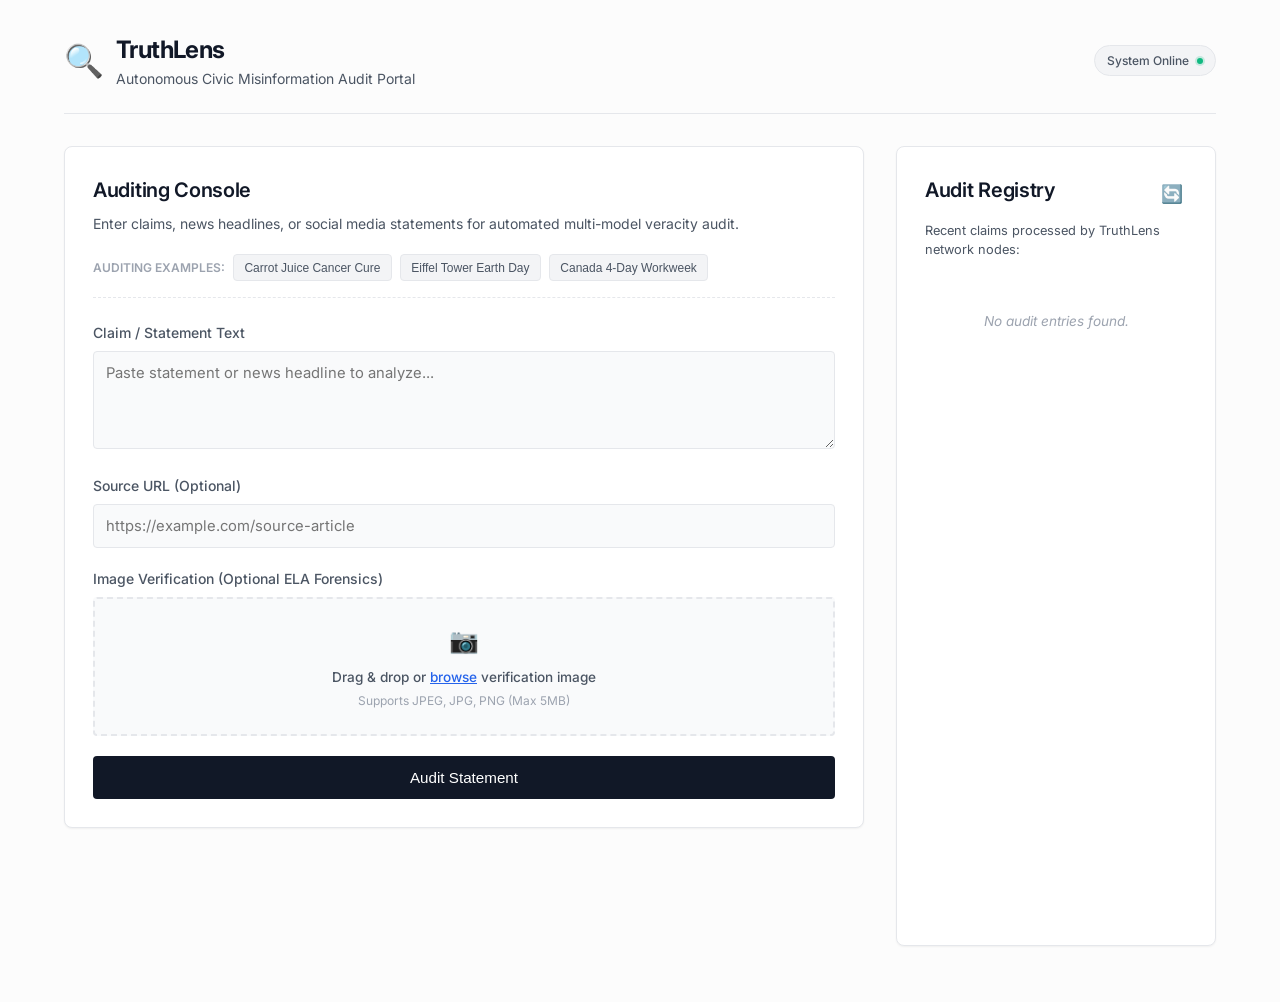
<file: frontend/index.html>
<!DOCTYPE html>
<html lang="en">
<head>
    <meta charset="UTF-8">
    <meta name="viewport" content="width=device-width, initial-scale=1.0">
    <title>TruthLens — AI Civic Misinformation Detector</title>
    <!-- Google Fonts Inter -->
    <link rel="preconnect" href="https://fonts.googleapis.com">
    <link rel="preconnect" href="https://fonts.gstatic.com" crossorigin>
    <link href="https://fonts.googleapis.com/css2?family=Inter:wght@300;400;500;600;700&display=swap" rel="stylesheet">
    <link rel="stylesheet" href="style.css">
</head>
<body>
    <div class="app-container">
        <!-- Main Header -->
        <header class="app-header">
            <div class="header-logo">
                <span class="logo-icon">🔍</span>
                <div class="logo-text">
                    <h1>TruthLens</h1>
                    <p class="tagline">Autonomous Civic Misinformation Audit Portal</p>
                </div>
            </div>
            <div class="header-badge">
                <span class="badge-status">System Online</span>
                <span class="status-dot"></span>
            </div>
        </header>

        <!-- Main Layout -->
        <main class="main-layout">
            <div class="analysis-section">
                <!-- Inputs Card -->
                <div class="card input-card">
                    <h2>Auditing Console</h2>
                    <p class="card-desc">Enter claims, news headlines, or social media statements for automated multi-model veracity audit.</p>
                    
                    <!-- Prefill Demo Buttons -->
                    <div class="demo-buttons">
                        <span class="demo-label">Auditing Examples:</span>
                        <button type="button" class="btn btn-demo" id="demo-carrot">Carrot Juice Cancer Cure</button>
                        <button type="button" class="btn btn-demo" id="demo-eiffel">Eiffel Tower Earth Day</button>
                        <button type="button" class="btn btn-demo" id="demo-workweek">Canada 4-Day Workweek</button>
                    </div>

                    <form id="analyze-form">
                        <div class="form-group">
                            <label for="claim-text">Claim / Statement Text</label>
                            <textarea id="claim-text" placeholder="Paste statement or news headline to analyze..." required rows="4"></textarea>
                        </div>
                        <div class="form-group">
                            <label for="claim-url">Source URL (Optional)</label>
                            <input type="url" id="claim-url" placeholder="https://example.com/source-article">
                        </div>

                        <!-- Image Forensics Upload Area -->
                        <div class="form-group">
                            <label>Image Verification (Optional ELA Forensics)</label>
                            <div class="upload-dropzone" id="dropzone">
                                <input type="file" id="image-upload" accept="image/jpeg,image/png,image/jpg" class="file-input">
                                <div class="dropzone-content">
                                    <span class="dropzone-icon">📷</span>
                                    <span class="dropzone-text">Drag & drop or <span class="highlight">browse</span> verification image</span>
                                    <span class="dropzone-subtext">Supports JPEG, JPG, PNG (Max 5MB)</span>
                                </div>
                                <div class="file-info-bar" id="file-info-bar" style="display: none;">
                                    <span class="file-name" id="selected-file-name">file_name.jpg</span>
                                    <button type="button" class="btn-remove-file" id="btn-remove-file">&times;</button>
                                </div>
                            </div>
                        </div>

                        <button type="submit" class="btn btn-primary btn-block" id="btn-submit">
                            <span class="btn-text">Audit Statement</span>
                            <span class="spinner" id="spinner" style="display: none;"></span>
                        </button>
                    </form>
                </div>

                <!-- Analysis Results Panel (Hidden initially) -->
                <div class="card result-card" id="result-card" style="display: none;">
                    <div class="result-header">
                        <h2>Audit Assessment</h2>
                        <div class="result-meta">
                            <span class="badge badge-method" id="badge-method">AI Model</span>
                            <span class="badge badge-lang" id="badge-lang">English</span>
                        </div>
                    </div>

                    <div class="assessment-container">
                        <!-- Score Display -->
                        <div class="score-display">
                            <div class="score-circle-container">
                                <svg class="score-ring" width="120" height="120">
                                    <circle class="score-ring-bg" cx="60" cy="60" r="50"></circle>
                                    <circle class="score-ring-fg" cx="60" cy="60" r="50" id="score-ring-fg"></circle>
                                </svg>
                                <div class="score-value" id="score-val">0</div>
                            </div>
                            <div class="verdict-label-container">
                                <span class="verdict-badge" id="verdict-badge">Unverified / Use Caution</span>
                            </div>
                        </div>

                        <!-- Details Block -->
                        <div class="assessment-details">
                            <h3>Contextual Explanation</h3>
                            <p class="explanation-text" id="explanation-text">Analysis results explanation will go here...</p>

                            <!-- Fact Check Reference Card -->
                            <div class="factcheck-reference" id="factcheck-reference" style="display: none;">
                                <div class="ref-title">🔍 Matching Verified Fact-Check</div>
                                <div class="ref-snippet" id="ref-snippet">Snippet...</div>
                                <div class="ref-source-line">
                                    Source: <span id="ref-source-name">Snopes</span> | 
                                    <a href="#" target="_blank" id="ref-source-link" class="link-primary">View Original Source</a>
                                </div>
                                <div class="ref-origin-badge" id="ref-origin-badge">Origin: Google FactCheck API</div>
                            </div>

                            <!-- Image ELA Results -->
                            <div class="image-ela-results" id="image-ela-results" style="display: none;">
                                <div class="ela-title">🖼️ Multimedia Image Forensics</div>
                                <div class="ela-progress-container">
                                    <div class="ela-progress-bar" id="ela-progress-bar" style="width: 0%;"></div>
                                </div>
                                <div class="ela-stats">
                                    <span>Manipulation Likelihood: <strong id="ela-score-text">0.0%</strong></span>
                                    <span>Method: ELA Heuristic</span>
                                </div>
                                <p class="ela-note" id="ela-note">Lightweight ELA heuristic active.</p>
                            </div>
                        </div>
                    </div>

                    <!-- Feedback Loop -->
                    <div class="feedback-footer">
                        <div class="feedback-prompt">Was this assessment helpful to you?</div>
                        <div class="feedback-buttons">
                            <button type="button" class="btn btn-feedback" id="btn-feedback-agree">👍 Agree</button>
                            <button type="button" class="btn btn-feedback" id="btn-feedback-disagree">👎 Disagree</button>
                        </div>
                        <div class="feedback-comment-container" id="feedback-comment-container" style="display: none;">
                            <textarea id="feedback-comment" placeholder="Explain your feedback (optional)..." rows="2"></textarea>
                            <button type="button" class="btn btn-secondary btn-sm" id="btn-submit-feedback">Submit Feedback</button>
                        </div>
                        <div class="feedback-status" id="feedback-status" style="display: none;">Feedback recorded. Thank you for contributing to open data.</div>
                    </div>
                </div>
            </div>

            <!-- History Sidebar -->
            <div class="history-sidebar">
                <div class="card history-card">
                    <div class="history-header">
                        <h2>Audit Registry</h2>
                        <button type="button" class="btn-refresh" id="btn-refresh-history">🔄</button>
                    </div>
                    <p class="history-desc">Recent claims processed by TruthLens network nodes:</p>
                    <ul class="history-list" id="history-list">
                        <!-- History items populated dynamically -->
                        <li class="history-placeholder">No audit entries found.</li>
                    </ul>
                </div>
            </div>
        </main>
    </div>
    <script src="app.js"></script>
</body>
</html>
</file>
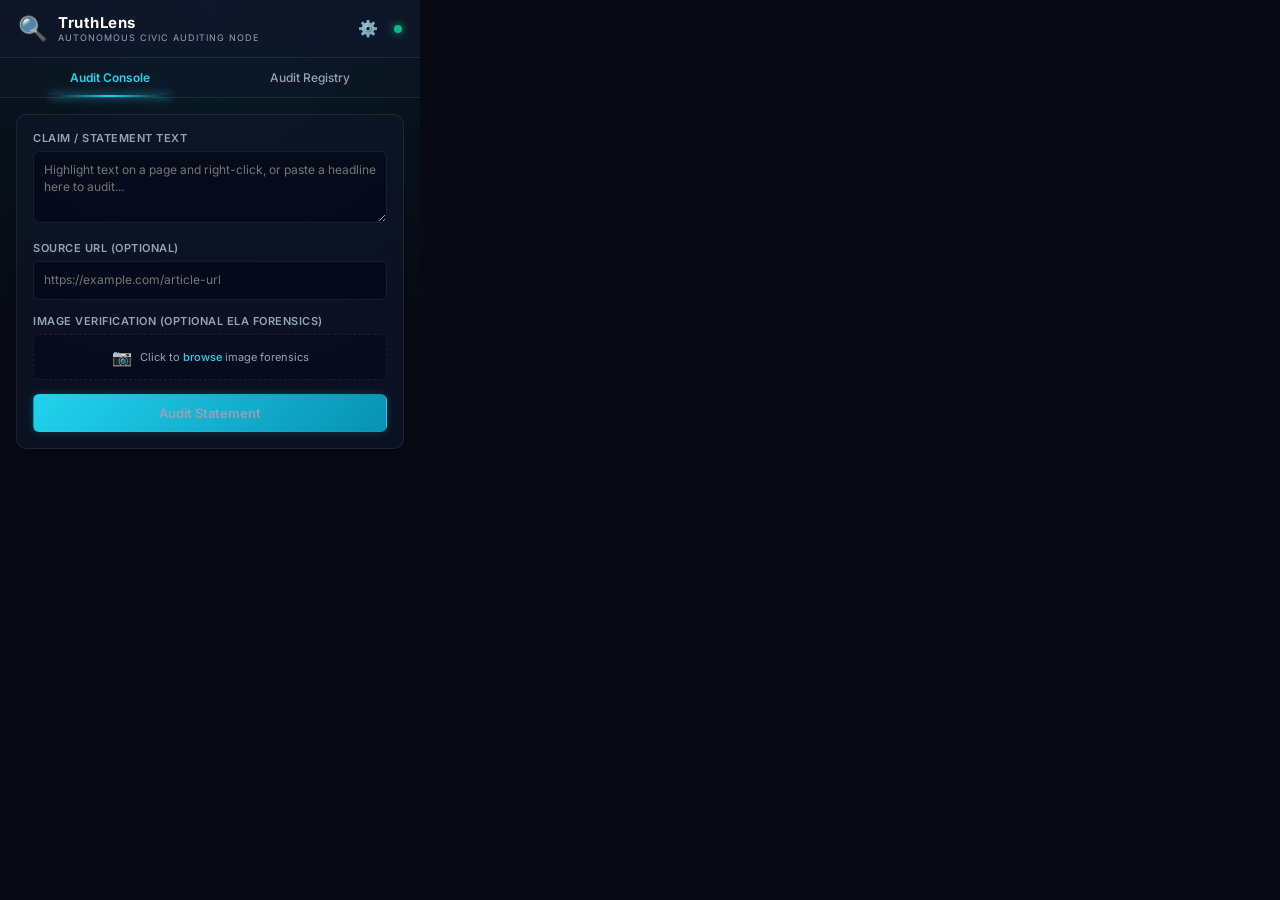
<file: extension/popup.html>
<!DOCTYPE html>
<html lang="en">
<head>
    <meta charset="UTF-8">
    <meta name="viewport" content="width=device-width, initial-scale=1.0">
    <title>TruthLens Extension Dashboard</title>
    <!-- Google Fonts Inter -->
    <link rel="preconnect" href="https://fonts.googleapis.com">
    <link rel="preconnect" href="https://fonts.gstatic.com" crossorigin>
    <link href="https://fonts.googleapis.com/css2?family=Inter:wght@300;400;500;600;700&display=swap" rel="stylesheet">
    <link rel="stylesheet" href="popup.css">
</head>
<body>
    <div class="popup-container">
        <!-- Main Header -->
        <header class="app-header">
            <div class="header-logo">
                <span class="logo-icon">🔍</span>
                <div class="logo-text">
                    <h1>TruthLens</h1>
                    <p class="tagline">Autonomous Civic Auditing Node</p>
                </div>
            </div>
            <div class="header-controls">
                <button type="button" class="btn-icon" id="btn-toggle-settings" title="Settings">⚙️</button>
                <div class="status-indicator">
                    <span class="status-dot"></span>
                </div>
            </div>
        </header>

        <!-- Settings Drawer (Hidden by default) -->
        <div class="settings-drawer" id="settings-drawer" style="display: none;">
            <h3>Extension Settings</h3>
            <div class="form-group">
                <label for="settings-backend-url">Backend Server API URL</label>
                <input type="url" id="settings-backend-url" value="http://localhost:8000" placeholder="http://localhost:8000">
                <p class="helper-text">Point the extension to your running TruthLens FastAPI server node.</p>
            </div>
            <div class="drawer-actions">
                <button type="button" class="btn btn-secondary btn-sm" id="btn-save-settings">Save & Apply</button>
                <button type="button" class="btn btn-text btn-sm" id="btn-close-settings">Cancel</button>
            </div>
        </div>

        <!-- Navigation Tabs -->
        <nav class="nav-tabs">
            <button type="button" class="tab-link active" data-tab="tab-console">Audit Console</button>
            <button type="button" class="tab-link" data-tab="tab-history">Audit Registry</button>
        </nav>

        <!-- Main Content Area -->
        <main class="main-content">
            <!-- Tab 1: Audit Console -->
            <section class="tab-content" id="tab-console">
                <div class="card input-card">
                    <form id="analyze-form">
                        <div class="form-group">
                            <label for="claim-text">Claim / Statement Text</label>
                            <textarea id="claim-text" placeholder="Highlight text on a page and right-click, or paste a headline here to audit..." required rows="3"></textarea>
                        </div>
                        <div class="form-group">
                            <label for="claim-url">Source URL (Optional)</label>
                            <input type="url" id="claim-url" placeholder="https://example.com/article-url">
                        </div>

                        <!-- Image Upload Area (Compact) -->
                        <div class="form-group">
                            <label>Image Verification (Optional ELA Forensics)</label>
                            <div class="upload-dropzone" id="dropzone">
                                <input type="file" id="image-upload" accept="image/jpeg,image/png,image/jpg" class="file-input">
                                <div class="dropzone-content">
                                    <span class="dropzone-icon">📷</span>
                                    <span class="dropzone-text">Click to <span class="highlight">browse</span> image forensics</span>
                                </div>
                                <div class="file-info-bar" id="file-info-bar" style="display: none;">
                                    <span class="file-name" id="selected-file-name">image.jpg</span>
                                    <button type="button" class="btn-remove-file" id="btn-remove-file">&times;</button>
                                </div>
                            </div>
                        </div>

                        <button type="submit" class="btn btn-primary btn-block" id="btn-submit">
                            <span class="btn-text">Audit Statement</span>
                            <span class="spinner" id="spinner" style="display: none;"></span>
                        </button>
                    </form>
                </div>

                <!-- Results Card (Hidden by default) -->
                <div class="card result-card" id="result-card" style="display: none;">
                    <div class="result-header">
                        <h2>Audit Assessment</h2>
                        <div class="result-meta">
                            <span class="badge badge-api" id="badge-api">Fact-Check API</span>
                            <span class="badge badge-method" id="badge-method">AI Model</span>
                            <span class="badge badge-lang" id="badge-lang">English</span>
                        </div>
                    </div>

                    <div class="assessment-container">
                        <!-- Score Display -->
                        <div class="score-display">
                            <div class="score-circle-container">
                                <svg class="score-ring" width="80" height="80">
                                    <circle class="score-ring-bg" cx="40" cy="40" r="34"></circle>
                                    <circle class="score-ring-fg" cx="40" cy="40" r="34" id="score-ring-fg" stroke-dasharray="213.6" stroke-dashoffset="213.6"></circle>
                                </svg>
                                <div class="score-value" id="score-val">0</div>
                            </div>
                            <div class="verdict-label-container">
                                <span class="verdict-badge" id="verdict-badge">Unverified / Use Caution</span>
                            </div>
                        </div>

                        <!-- Details Block -->
                        <div class="assessment-details">
                            <h3>Contextual Explanation</h3>
                            <p class="explanation-text" id="explanation-text">Analysis results explanation will go here...</p>

                            <!-- Fact Check Reference Card -->
                            <div class="factcheck-reference" id="factcheck-reference" style="display: none;">
                                <div class="ref-title">🔍 Matching Verified Fact-Check</div>
                                <div class="ref-snippet" id="ref-snippet">Snippet...</div>
                                <div class="ref-source-line">
                                    Source: <span id="ref-source-name">Snopes</span> | 
                                    <a href="#" target="_blank" id="ref-source-link" class="link-primary">View Source</a>
                                </div>
                                <div class="ref-origin-badge" id="ref-origin-badge">Origin: Google FactCheck API</div>
                            </div>

                            <!-- Image ELA Results -->
                            <div class="image-ela-results" id="image-ela-results" style="display: none;">
                                <div class="ela-title">🖼️ Multimedia Image Forensics</div>
                                <div class="ela-progress-container">
                                    <div class="ela-progress-bar" id="ela-progress-bar" style="width: 0%;"></div>
                                </div>
                                <div class="ela-stats">
                                    <span>Manipulation Likelihood: <strong id="ela-score-text">0.0%</strong></span>
                                </div>
                                <p class="ela-note" id="ela-note">ELA forensics active.</p>
                            </div>
                        </div>
                    </div>

                    <!-- Feedback Loop -->
                    <div class="feedback-footer">
                        <div class="feedback-prompt">Was this helpful?</div>
                        <div class="feedback-buttons">
                            <button type="button" class="btn btn-feedback btn-xs" id="btn-feedback-agree">👍 Agree</button>
                            <button type="button" class="btn btn-feedback btn-xs" id="btn-feedback-disagree">👎 Disagree</button>
                        </div>
                        <div class="feedback-comment-container" id="feedback-comment-container" style="display: none;">
                            <textarea id="feedback-comment" placeholder="Explain (optional)..." rows="1"></textarea>
                            <button type="button" class="btn btn-secondary btn-xs" id="btn-submit-feedback">Submit</button>
                        </div>
                        <div class="feedback-status" id="feedback-status" style="display: none;">Feedback recorded.</div>
                    </div>
                </div>
            </section>

            <!-- Tab 2: Registry History -->
            <section class="tab-content" id="tab-history" style="display: none;">
                <div class="card history-card">
                    <div class="history-header">
                        <h2>Audit Registry</h2>
                        <button type="button" class="btn-refresh" id="btn-refresh-history" title="Refresh Feed">🔄</button>
                    </div>
                    <p class="history-desc">Recent claims processed by TruthLens network nodes:</p>
                    <ul class="history-list" id="history-list">
                        <!-- History items populated dynamically -->
                        <li class="history-placeholder">No audit entries found.</li>
                    </ul>
                </div>
            </section>
        </main>
    </div>
    <script src="popup.js"></script>
</body>
</html>
</file>
<file: frontend/style.css>
/* Notion-inspired Premium Styling for TruthLens */
:root {
    --bg-color: #fcfcfc;
    --card-bg: #ffffff;
    --text-primary: #111827;
    --text-secondary: #4b5563;
    --text-muted: #9ca3af;
    --border-color: #e5e7eb;
    
    --primary-color: #2563eb;
    --primary-hover: #1d4ed8;
    --primary-light: #eff6ff;
    
    --success-bg: #f0fdf4;
    --success-text: #166534;
    --success-border: #bbf7d0;
    
    --warning-bg: #fef9c3;
    --warning-text: #854d0e;
    --warning-border: #fef08a;
    
    --danger-bg: #fef2f2;
    --danger-text: #991b1b;
    --danger-border: #fecaca;
    
    --radius-sm: 4px;
    --radius-md: 8px;
    --radius-lg: 12px;
    
    --shadow-sm: 0 1px 2px rgba(0, 0, 0, 0.05);
    --shadow-md: 0 4px 6px -1px rgba(0, 0, 0, 0.05), 0 2px 4px -1px rgba(0, 0, 0, 0.03);
}

* {
    box-sizing: border-box;
    margin: 0;
    padding: 0;
}

body {
    font-family: 'Inter', system-ui, -apple-system, sans-serif;
    background-color: var(--bg-color);
    color: var(--text-primary);
    line-height: 1.5;
    -webkit-font-smoothing: antialiased;
}

.app-container {
    max-width: 1200px;
    margin: 0 auto;
    padding: 2rem 1.5rem;
}

/* Header */
.app-header {
    display: flex;
    justify-content: space-between;
    align-items: center;
    padding-bottom: 1.5rem;
    border-bottom: 1px solid var(--border-color);
    margin-bottom: 2rem;
}

.header-logo {
    display: flex;
    align-items: center;
    gap: 0.75rem;
}

.logo-icon {
    font-size: 2rem;
}

.logo-text h1 {
    font-size: 1.5rem;
    font-weight: 700;
    color: var(--text-primary);
    letter-spacing: -0.025em;
}

.tagline {
    font-size: 0.875rem;
    color: var(--text-secondary);
}

.header-badge {
    display: flex;
    align-items: center;
    gap: 0.5rem;
    background: #f3f4f6;
    padding: 0.35rem 0.75rem;
    border-radius: 9999px;
    border: 1px solid var(--border-color);
}

.badge-status {
    font-size: 0.75rem;
    font-weight: 500;
    color: var(--text-secondary);
}

.status-dot {
    width: 6px;
    height: 6px;
    background-color: #10b981;
    border-radius: 50%;
    display: inline-block;
    box-shadow: 0 0 0 2px rgba(16, 185, 129, 0.2);
}

/* Layout */
.main-layout {
    display: grid;
    grid-template-columns: 1fr 320px;
    gap: 2rem;
}

@media (max-width: 900px) {
    .main-layout {
        grid-template-columns: 1fr;
    }
}

/* Cards */
.card {
    background-color: var(--card-bg);
    border: 1px solid var(--border-color);
    border-radius: var(--radius-md);
    box-shadow: var(--shadow-sm);
    padding: 1.75rem;
    margin-bottom: 1.5rem;
    transition: transform 0.2s ease, box-shadow 0.2s ease;
}

.card h2 {
    font-size: 1.25rem;
    font-weight: 600;
    margin-bottom: 0.5rem;
    letter-spacing: -0.015em;
}

.card-desc {
    font-size: 0.875rem;
    color: var(--text-secondary);
    margin-bottom: 1.25rem;
}

/* Forms */
.form-group {
    margin-bottom: 1.25rem;
}

.form-group label {
    display: block;
    font-size: 0.875rem;
    font-weight: 500;
    color: var(--text-secondary);
    margin-bottom: 0.5rem;
}

textarea, input[type="url"] {
    width: 100%;
    padding: 0.75rem;
    border: 1px solid var(--border-color);
    border-radius: var(--radius-sm);
    font-family: inherit;
    font-size: 0.925rem;
    color: var(--text-primary);
    background-color: #f9fafb;
    transition: border-color 0.15s ease, background-color 0.15s ease;
}

textarea:focus, input[type="url"]:focus {
    outline: none;
    border-color: var(--primary-color);
    background-color: #ffffff;
    box-shadow: 0 0 0 3px rgba(37, 99, 235, 0.1);
}

/* Buttons */
.btn {
    display: inline-flex;
    align-items: center;
    justify-content: center;
    padding: 0.6rem 1rem;
    font-size: 0.875rem;
    font-weight: 500;
    border-radius: var(--radius-sm);
    border: 1px solid transparent;
    cursor: pointer;
    transition: all 0.15s ease;
    gap: 0.5rem;
}

.btn-primary {
    background-color: var(--text-primary);
    color: #ffffff;
}

.btn-primary:hover {
    background-color: #1f2937;
}

.btn-secondary {
    background-color: #f3f4f6;
    color: var(--text-secondary);
    border-color: var(--border-color);
}

.btn-secondary:hover {
    background-color: #e5e7eb;
}

.btn-block {
    width: 100%;
    padding: 0.75rem;
    font-size: 0.95rem;
}

.btn-demo {
    font-size: 0.75rem;
    padding: 0.35rem 0.65rem;
    background-color: #f3f4f6;
    border: 1px solid var(--border-color);
    color: var(--text-secondary);
    border-radius: 4px;
}

.btn-demo:hover {
    background-color: var(--primary-light);
    border-color: #bfdbfe;
    color: var(--primary-color);
}

.demo-buttons {
    display: flex;
    flex-wrap: wrap;
    align-items: center;
    gap: 0.5rem;
    margin-bottom: 1.5rem;
    padding-bottom: 1rem;
    border-bottom: 1px dashed var(--border-color);
}

.demo-label {
    font-size: 0.75rem;
    font-weight: 600;
    color: var(--text-muted);
    text-transform: uppercase;
}

/* Dropzone */
.upload-dropzone {
    border: 2px dashed var(--border-color);
    border-radius: var(--radius-sm);
    padding: 1.5rem;
    text-align: center;
    background-color: #f9fafb;
    position: relative;
    cursor: pointer;
    transition: border-color 0.15s ease, background-color 0.15s ease;
}

.upload-dropzone:hover {
    border-color: var(--primary-color);
    background-color: var(--primary-light);
}

.file-input {
    position: absolute;
    width: 100%;
    height: 100%;
    top: 0;
    left: 0;
    opacity: 0;
    cursor: pointer;
}

.dropzone-content {
    display: flex;
    flex-direction: column;
    align-items: center;
    pointer-events: none;
}

.dropzone-icon {
    font-size: 1.5rem;
    margin-bottom: 0.5rem;
}

.dropzone-text {
    font-size: 0.85rem;
    font-weight: 500;
    color: var(--text-secondary);
}

.dropzone-text .highlight {
    color: var(--primary-color);
    text-decoration: underline;
}

.dropzone-subtext {
    font-size: 0.75rem;
    color: var(--text-muted);
    margin-top: 0.25rem;
}

.file-info-bar {
    display: flex;
    justify-content: space-between;
    align-items: center;
    background: #ffffff;
    padding: 0.5rem 0.75rem;
    border: 1px solid var(--border-color);
    border-radius: var(--radius-sm);
    margin-top: 0.5rem;
}

.file-name {
    font-size: 0.8rem;
    font-weight: 500;
    color: var(--text-secondary);
    white-space: nowrap;
    overflow: hidden;
    text-overflow: ellipsis;
    max-width: 80%;
}

.btn-remove-file {
    background: none;
    border: none;
    font-size: 1.2rem;
    color: var(--text-muted);
    cursor: pointer;
}

.btn-remove-file:hover {
    color: #ef4444;
}

/* Spinner */
.spinner {
    width: 20px;
    height: 20px;
    border: 2px solid rgba(255, 255, 255, 0.3);
    border-radius: 50%;
    border-top-color: #ffffff;
    animation: spin 0.8s linear infinite;
    display: inline-block;
}

@keyframes spin {
    to { transform: rotate(360deg); }
}

/* Results Panel */
.result-card {
    border-left: 4px solid var(--primary-color);
    animation: slideDown 0.35s ease;
}

@keyframes slideDown {
    from { opacity: 0; transform: translateY(-10px); }
    to { opacity: 1; transform: translateY(0); }
}

.result-header {
    display: flex;
    justify-content: space-between;
    align-items: center;
    border-bottom: 1px solid var(--border-color);
    padding-bottom: 1rem;
    margin-bottom: 1.5rem;
}

.result-meta {
    display: flex;
    gap: 0.5rem;
}

.badge {
    font-size: 0.7rem;
    font-weight: 600;
    padding: 0.25rem 0.5rem;
    border-radius: 4px;
    text-transform: uppercase;
}

.badge-method {
    background-color: #f3f4f6;
    color: var(--text-secondary);
    border: 1px solid var(--border-color);
}

.badge-lang {
    background-color: #e0f2fe;
    color: #0369a1;
    border: 1px solid #bae6fd;
}

.badge-api {
    transition: all 0.2s ease;
}

.badge-api-active {
    background-color: #ecfdf5;
    color: #047857;
    border: 1px solid #a7f3d0;
}

.badge-api-no-key {
    background-color: #fff7ed;
    color: #c2410c;
    border: 1px solid #ffedd5;
}

.badge-api-failed {
    background-color: #fef2f2;
    color: #b91c1c;
    border: 1px solid #fecaca;
}

.assessment-container {
    display: grid;
    grid-template-columns: 160px 1fr;
    gap: 2rem;
    margin-bottom: 1.5rem;
}

@media (max-width: 600px) {
    .assessment-container {
        grid-template-columns: 1fr;
        justify-items: center;
    }
}

/* Circular Score Gauge */
.score-display {
    display: flex;
    flex-direction: column;
    align-items: center;
    gap: 1rem;
}

.score-circle-container {
    position: relative;
    width: 120px;
    height: 120px;
}

.score-ring {
    transform: rotate(-90deg);
}

.score-ring-bg {
    fill: none;
    stroke: #f3f4f6;
    stroke-width: 8;
}

.score-ring-fg {
    fill: none;
    stroke: var(--primary-color);
    stroke-width: 8;
    stroke-linecap: round;
    stroke-dasharray: 314.159; /* 2 * pi * r (r=50) */
    stroke-dashoffset: 314.159;
    transition: stroke-dashoffset 0.6s cubic-bezier(0.4, 0, 0.2, 1);
}

.score-value {
    position: absolute;
    top: 50%;
    left: 50%;
    transform: translate(-50%, -50%);
    font-size: 1.75rem;
    font-weight: 700;
    color: var(--text-primary);
}

.verdict-badge {
    font-size: 0.85rem;
    font-weight: 600;
    padding: 0.35rem 0.75rem;
    border-radius: 9999px;
    display: inline-block;
    text-align: center;
}

/* Verdict States */
.verdict-reliable {
    background-color: var(--success-bg);
    color: var(--success-text);
    border: 1px solid var(--success-border);
}
.verdict-unverified {
    background-color: var(--warning-bg);
    color: var(--warning-text);
    border: 1px solid var(--warning-border);
}
.verdict-fake {
    background-color: var(--danger-bg);
    color: var(--danger-text);
    border: 1px solid var(--danger-border);
}

/* Details Section */
.assessment-details h3 {
    font-size: 0.95rem;
    font-weight: 600;
    color: var(--text-secondary);
    text-transform: uppercase;
    letter-spacing: 0.05em;
    margin-bottom: 0.5rem;
}

.explanation-text {
    font-size: 0.95rem;
    color: var(--text-primary);
    line-height: 1.6;
    margin-bottom: 1.25rem;
}

/* Reference Fact-Check */
.factcheck-reference {
    background-color: #f9fafb;
    border: 1px solid var(--border-color);
    border-radius: var(--radius-sm);
    padding: 1rem;
    margin-bottom: 1.25rem;
    font-size: 0.875rem;
}

.ref-title {
    font-weight: 600;
    margin-bottom: 0.35rem;
    color: var(--text-primary);
}

.ref-snippet {
    font-style: italic;
    color: var(--text-secondary);
    margin-bottom: 0.5rem;
    line-height: 1.4;
}

.ref-source-line {
    font-size: 0.8rem;
    color: var(--text-muted);
}

.link-primary {
    color: var(--primary-color);
    text-decoration: none;
    font-weight: 500;
}

.link-primary:hover {
    text-decoration: underline;
}

.ref-origin-badge {
    display: inline-block;
    font-size: 0.7rem;
    font-weight: 500;
    color: var(--text-muted);
    background: #f1f5f9;
    padding: 0.15rem 0.4rem;
    border-radius: 3px;
    margin-top: 0.5rem;
}

/* Image ELA Heuristic Block */
.image-ela-results {
    background-color: #faf5ff;
    border: 1px solid #f3e8ff;
    border-radius: var(--radius-sm);
    padding: 1rem;
    font-size: 0.875rem;
}

.ela-title {
    font-weight: 600;
    color: #6b21a8;
    margin-bottom: 0.5rem;
}

.ela-progress-container {
    height: 6px;
    background-color: #ebd5ff;
    border-radius: 9999px;
    overflow: hidden;
    margin-bottom: 0.5rem;
}

.ela-progress-bar {
    height: 100%;
    background-color: #a855f7;
    transition: width 0.6s ease;
}

.ela-stats {
    display: flex;
    justify-content: space-between;
    font-size: 0.8rem;
    color: #7e22ce;
    margin-bottom: 0.25rem;
}

.ela-note {
    font-size: 0.75rem;
    color: var(--text-muted);
    font-style: italic;
}

/* Feedback Footer */
.feedback-footer {
    border-top: 1px solid var(--border-color);
    padding-top: 1.25rem;
    margin-top: 1.5rem;
}

.feedback-prompt {
    font-size: 0.875rem;
    color: var(--text-secondary);
    margin-bottom: 0.75rem;
}

.feedback-buttons {
    display: flex;
    gap: 0.75rem;
}

.btn-feedback {
    background-color: #ffffff;
    border: 1px solid var(--border-color);
    color: var(--text-secondary);
    padding: 0.4rem 0.8rem;
}

.btn-feedback:hover, .btn-feedback.active {
    background-color: #f3f4f6;
    color: var(--text-primary);
    border-color: var(--text-secondary);
}

.btn-feedback.active-agree {
    background-color: #d1fae5;
    color: #065f46;
    border-color: #34d399;
}

.btn-feedback.active-disagree {
    background-color: #fee2e2;
    color: #991b1b;
    border-color: #f87171;
}

.feedback-comment-container {
    margin-top: 0.75rem;
    display: flex;
    flex-direction: column;
    gap: 0.5rem;
    animation: fadeIn 0.2s ease;
}

@keyframes fadeIn {
    from { opacity: 0; }
    to { opacity: 1; }
}

.feedback-comment-container textarea {
    background-color: #ffffff;
}

.btn-sm {
    padding: 0.35rem 0.75rem;
    font-size: 0.8rem;
    align-self: flex-end;
}

.feedback-status {
    font-size: 0.825rem;
    color: #059669;
    font-weight: 500;
    margin-top: 0.5rem;
    animation: fadeIn 0.2s ease;
}

/* History Sidebar */
.history-card {
    height: calc(100vh - 100px);
    overflow-y: auto;
    position: sticky;
    top: 2rem;
}

.history-header {
    display: flex;
    justify-content: space-between;
    align-items: center;
    margin-bottom: 0.5rem;
}

.btn-refresh {
    background: none;
    border: none;
    font-size: 1.1rem;
    cursor: pointer;
    padding: 0.25rem;
    border-radius: 4px;
    transition: background-color 0.15s ease;
}

.btn-refresh:hover {
    background-color: #f3f4f6;
}

.history-desc {
    font-size: 0.8rem;
    color: var(--text-secondary);
    margin-bottom: 1.25rem;
}

.history-list {
    list-style: none;
    display: flex;
    flex-direction: column;
    gap: 0.75rem;
}

.history-placeholder {
    font-size: 0.85rem;
    color: var(--text-muted);
    font-style: italic;
    text-align: center;
    padding: 2rem 0;
}

.history-item {
    border: 1px solid var(--border-color);
    border-radius: var(--radius-sm);
    padding: 0.75rem;
    background-color: #f9fafb;
    font-size: 0.85rem;
    cursor: pointer;
    transition: background-color 0.15s ease, border-color 0.15s ease;
}

.history-item:hover {
    background-color: #f3f4f6;
    border-color: var(--text-muted);
}

.history-item-claim {
    font-weight: 500;
    color: var(--text-primary);
    white-space: nowrap;
    overflow: hidden;
    text-overflow: ellipsis;
    margin-bottom: 0.35rem;
}

.history-item-meta {
    display: flex;
    justify-content: space-between;
    font-size: 0.75rem;
    color: var(--text-secondary);
}

.history-score-reliable {
    color: var(--success-text);
    font-weight: 600;
}
.history-score-unverified {
    color: var(--warning-text);
    font-weight: 600;
}
.history-score-fake {
    color: var(--danger-text);
    font-weight: 600;
}
</file>
<file: extension/popup.css>
/* popup.css - Modern Sleek Dark Mode Styling for TruthLens Chrome Extension */

:root {
  --bg-dark: #070a13;
  --bg-card: rgba(15, 23, 42, 0.6);
  --border-color: rgba(255, 255, 255, 0.08);
  --text-primary: #f8fafc;
  --text-secondary: #94a3b8;
  --text-muted: #64748b;
  
  /* Neon Palette */
  --neon-cyan: #22d3ee;
  --neon-cyan-glow: rgba(34, 211, 238, 0.25);
  --neon-purple: #c084fc;
  --neon-purple-glow: rgba(192, 132, 252, 0.25);
  
  /* Status Colors */
  --reliable: #10b981;
  --reliable-glow: rgba(16, 185, 129, 0.2);
  --caution: #f59e0b;
  --caution-glow: rgba(245, 158, 11, 0.2);
  --fake: #ef4444;
  --fake-glow: rgba(239, 68, 68, 0.2);
  
  --radius-sm: 6px;
  --radius-md: 10px;
  --radius-lg: 16px;
}

* {
  box-sizing: border-box;
  margin: 0;
  padding: 0;
}

body {
  font-family: 'Inter', -apple-system, BlinkMacSystemFont, sans-serif;
  background-color: var(--bg-dark);
  color: var(--text-primary);
  width: 420px;
  height: auto;
  min-height: 550px;
  max-height: 600px;
  overflow: hidden;
  -webkit-font-smoothing: antialiased;
}

/* Scrollbars */
::-webkit-scrollbar {
  width: 6px;
}
::-webkit-scrollbar-track {
  background: rgba(0, 0, 0, 0.2);
}
::-webkit-scrollbar-thumb {
  background: rgba(255, 255, 255, 0.1);
  border-radius: 9999px;
}
::-webkit-scrollbar-thumb:hover {
  background: rgba(255, 255, 255, 0.2);
}

.popup-container {
  display: flex;
  flex-direction: column;
  height: 600px;
  position: relative;
  background: radial-gradient(circle at 50% 0%, rgba(34, 211, 238, 0.1), transparent 60%);
}

/* Header */
.app-header {
  display: flex;
  justify-content: space-between;
  align-items: center;
  padding: 14px 18px;
  background: rgba(15, 23, 42, 0.8);
  backdrop-filter: blur(8px);
  border-bottom: 1px solid var(--border-color);
  z-index: 10;
}

.header-logo {
  display: flex;
  align-items: center;
  gap: 10px;
}

.logo-icon {
  font-size: 24px;
}

.logo-text h1 {
  font-size: 15px;
  font-weight: 700;
  color: #ffffff;
  letter-spacing: 0.5px;
  line-height: 1.2;
}

.tagline {
  font-size: 9px;
  color: var(--text-secondary);
  text-transform: uppercase;
  letter-spacing: 1px;
}

.header-controls {
  display: flex;
  align-items: center;
  gap: 12px;
}

.btn-icon {
  background: none;
  border: none;
  font-size: 16px;
  cursor: pointer;
  padding: 4px;
  border-radius: 4px;
  transition: transform 0.2s, background-color 0.2s;
}

.btn-icon:hover {
  background-color: rgba(255, 255, 255, 0.05);
  transform: rotate(30deg);
}

.status-indicator {
  display: flex;
  align-items: center;
}

.status-dot {
  width: 8px;
  height: 8px;
  background-color: var(--reliable);
  border-radius: 50%;
  box-shadow: 0 0 8px var(--reliable);
  animation: pulse 2s infinite;
}

@keyframes pulse {
  0% { box-shadow: 0 0 0 0 rgba(16, 185, 129, 0.5); }
  70% { box-shadow: 0 0 0 6px rgba(16, 185, 129, 0); }
  100% { box-shadow: 0 0 0 0 rgba(16, 185, 129, 0); }
}

/* Settings Drawer */
.settings-drawer {
  background: rgba(15, 23, 42, 0.95);
  backdrop-filter: blur(12px);
  border-bottom: 1px solid var(--border-color);
  padding: 16px 18px;
  position: absolute;
  top: 60px;
  left: 0;
  right: 0;
  z-index: 100;
  box-shadow: 0 10px 20px rgba(0,0,0,0.5);
  animation: slideDown 0.2s cubic-bezier(0.16, 1, 0.3, 1) forwards;
}

@keyframes slideDown {
  from { transform: translateY(-10px); opacity: 0; }
  to { transform: translateY(0); opacity: 1; }
}

.settings-drawer h3 {
  font-size: 13px;
  font-weight: 600;
  margin-bottom: 10px;
  color: var(--neon-cyan);
  text-transform: uppercase;
  letter-spacing: 0.5px;
}

.helper-text {
  font-size: 10px;
  color: var(--text-muted);
  margin-top: 4px;
}

.drawer-actions {
  display: flex;
  justify-content: flex-end;
  gap: 10px;
  margin-top: 14px;
}

/* Navigation Tabs */
.nav-tabs {
  display: flex;
  background: rgba(15, 23, 42, 0.4);
  border-bottom: 1px solid var(--border-color);
  padding: 0 10px;
}

.tab-link {
  flex: 1;
  background: none;
  border: none;
  color: var(--text-secondary);
  font-family: inherit;
  font-size: 12px;
  font-weight: 500;
  padding: 12px 0;
  cursor: pointer;
  position: relative;
  text-align: center;
  transition: color 0.2s;
}

.tab-link:hover {
  color: #ffffff;
}

.tab-link.active {
  color: var(--neon-cyan);
  font-weight: 600;
}

.tab-link.active::after {
  content: '';
  position: absolute;
  bottom: 0;
  left: 20%;
  right: 20%;
  height: 2px;
  background: linear-gradient(90deg, transparent, var(--neon-cyan), transparent);
  box-shadow: 0 0 8px var(--neon-cyan);
}

/* Main Content Area */
.main-content {
  flex: 1;
  padding: 16px;
  overflow-y: auto;
}

.tab-content {
  display: flex;
  flex-direction: column;
  gap: 16px;
}

/* Cards */
.card {
  background: var(--bg-card);
  border: 1px solid var(--border-color);
  border-radius: var(--radius-md);
  padding: 16px;
  box-shadow: 0 4px 15px rgba(0, 0, 0, 0.2);
}

/* Form inputs */
.form-group {
  margin-bottom: 14px;
}

.form-group label {
  display: block;
  font-size: 11px;
  font-weight: 600;
  color: var(--text-secondary);
  text-transform: uppercase;
  letter-spacing: 0.5px;
  margin-bottom: 6px;
}

textarea, input[type="url"], input[type="text"] {
  width: 100%;
  background: rgba(2, 6, 23, 0.6);
  border: 1px solid var(--border-color);
  border-radius: var(--radius-sm);
  color: #ffffff;
  padding: 10px;
  font-family: inherit;
  font-size: 12px;
  line-height: 1.4;
  transition: border-color 0.2s, box-shadow 0.2s;
}

textarea:focus, input[type="url"]:focus, input[type="text"]:focus {
  outline: none;
  border-color: var(--neon-cyan);
  box-shadow: 0 0 8px rgba(34, 211, 238, 0.25);
}

/* Upload Dropzone (Compact) */
.upload-dropzone {
  border: 1px dashed var(--border-color);
  border-radius: var(--radius-sm);
  background: rgba(2, 6, 23, 0.3);
  padding: 12px;
  text-align: center;
  position: relative;
  cursor: pointer;
  transition: border-color 0.2s, background-color 0.2s;
}

.upload-dropzone:hover {
  border-color: var(--neon-cyan);
  background-color: rgba(34, 211, 238, 0.04);
}

.file-input {
  position: absolute;
  top: 0;
  left: 0;
  width: 100%;
  height: 100%;
  opacity: 0;
  cursor: pointer;
}

.dropzone-content {
  display: flex;
  align-items: center;
  justify-content: center;
  gap: 8px;
  pointer-events: none;
}

.dropzone-icon {
  font-size: 16px;
}

.dropzone-text {
  font-size: 11px;
  color: var(--text-secondary);
}

.dropzone-text .highlight {
  color: var(--neon-cyan);
  font-weight: 500;
}

.file-info-bar {
  display: flex;
  justify-content: space-between;
  align-items: center;
  background: rgba(15, 23, 42, 0.8);
  padding: 4px 8px;
  border: 1px solid rgba(255,255,255,0.05);
  border-radius: var(--radius-sm);
}

.file-name {
  font-size: 11px;
  color: var(--text-primary);
  white-space: nowrap;
  overflow: hidden;
  text-overflow: ellipsis;
  max-width: 80%;
}

.btn-remove-file {
  background: none;
  border: none;
  color: var(--text-secondary);
  font-size: 14px;
  cursor: pointer;
}

.btn-remove-file:hover {
  color: #ef4444;
}

/* Buttons */
.btn {
  display: inline-flex;
  align-items: center;
  justify-content: center;
  font-family: inherit;
  font-size: 12px;
  font-weight: 600;
  border-radius: var(--radius-sm);
  cursor: pointer;
  transition: all 0.2s;
  padding: 8px 16px;
  border: 1px solid transparent;
}

.btn-primary {
  background: linear-gradient(135deg, var(--neon-cyan), #0891b2);
  color: #070a13;
  box-shadow: 0 0 10px rgba(34, 211, 238, 0.2);
}

.btn-primary:hover {
  filter: brightness(1.1);
  box-shadow: 0 0 15px rgba(34, 211, 238, 0.35);
}

.btn-primary:disabled {
  opacity: 0.6;
  cursor: not-allowed;
}

.btn-secondary {
  background: rgba(255, 255, 255, 0.05);
  border-color: var(--border-color);
  color: #ffffff;
}

.btn-secondary:hover {
  background: rgba(255, 255, 255, 0.1);
}

.btn-text {
  background: none;
  border: none;
  color: var(--text-secondary);
}

.btn-text:hover {
  color: #ffffff;
}

.btn-block {
  width: 100%;
  padding: 10px;
  font-size: 13px;
}

.btn-xs {
  padding: 4px 8px;
  font-size: 10px;
  border-radius: 4px;
}

.spinner {
  width: 14px;
  height: 14px;
  border: 2px solid rgba(7, 10, 19, 0.2);
  border-top: 2px solid #070a13;
  border-radius: 50%;
  animation: spin 0.8s linear infinite;
  display: inline-block;
}

@keyframes spin {
  to { transform: rotate(360deg); }
}

/* Results Card styling */
.result-card {
  border-left: 3px solid var(--neon-cyan);
  animation: fadeInUp 0.3s cubic-bezier(0.16, 1, 0.3, 1) forwards;
}

@keyframes fadeInUp {
  from { opacity: 0; transform: translateY(10px); }
  to { opacity: 1; transform: translateY(0); }
}

.result-header {
  display: flex;
  justify-content: space-between;
  align-items: center;
  border-bottom: 1px solid var(--border-color);
  padding-bottom: 10px;
  margin-bottom: 12px;
}

.result-header h2 {
  font-size: 12px;
  font-weight: 700;
  text-transform: uppercase;
  letter-spacing: 0.5px;
  color: var(--text-secondary);
}

.result-meta {
  display: flex;
  gap: 6px;
}

.badge {
  font-size: 8px;
  font-weight: 700;
  padding: 2px 6px;
  border-radius: 4px;
  text-transform: uppercase;
  border: 1px solid transparent;
}

.badge-method {
  background: rgba(255, 255, 255, 0.05);
  border-color: var(--border-color);
  color: var(--text-secondary);
}

.badge-lang {
  background: rgba(192, 132, 252, 0.1);
  border-color: rgba(192, 132, 252, 0.2);
  color: var(--neon-purple);
}

.badge-api {
  background: rgba(255, 255, 255, 0.05);
  border-color: var(--border-color);
  color: var(--text-secondary);
}

.badge-api-active {
  background: rgba(16, 185, 129, 0.1);
  border-color: rgba(16, 185, 129, 0.2);
  color: #34d399;
}

.badge-api-no-key {
  background: rgba(245, 158, 11, 0.1);
  border-color: rgba(245, 158, 11, 0.2);
  color: #fbbf24;
}

.badge-api-failed {
  background: rgba(239, 68, 68, 0.1);
  border-color: rgba(239, 68, 68, 0.2);
  color: #f87171;
}

/* Assessment Layout */
.assessment-container {
  display: flex;
  flex-direction: column;
  gap: 16px;
}

.score-display {
  display: flex;
  align-items: center;
  gap: 16px;
  background: rgba(2, 6, 23, 0.3);
  padding: 10px;
  border-radius: var(--radius-md);
  border: 1px solid rgba(255,255,255,0.03);
}

.score-circle-container {
  position: relative;
  width: 80px;
  height: 80px;
}

.score-ring {
  transform: rotate(-90deg);
}

.score-ring-bg {
  fill: none;
  stroke: rgba(255, 255, 255, 0.03);
  stroke-width: 6;
}

.score-ring-fg {
  fill: none;
  stroke: var(--neon-cyan);
  stroke-width: 6;
  stroke-linecap: round;
  stroke-dasharray: 213.6;
  stroke-dashoffset: 213.6;
  transition: stroke-dashoffset 0.8s cubic-bezier(0.4, 0, 0.2, 1);
}

.score-value {
  position: absolute;
  top: 50%;
  left: 50%;
  transform: translate(-50%, -50%);
  font-size: 20px;
  font-weight: 700;
  color: #ffffff;
}

.verdict-badge {
  font-size: 11px;
  font-weight: 700;
  padding: 4px 10px;
  border-radius: 9999px;
  border: 1px solid transparent;
}

.verdict-badge.verdict-reliable {
  background: rgba(16, 185, 129, 0.1);
  color: #34d399;
  border-color: rgba(16, 185, 129, 0.2);
  box-shadow: 0 0 8px rgba(16, 185, 129, 0.1);
}

.verdict-badge.verdict-unverified {
  background: rgba(245, 158, 11, 0.1);
  color: #fbbf24;
  border-color: rgba(245, 158, 11, 0.2);
  box-shadow: 0 0 8px rgba(245, 158, 11, 0.1);
}

.verdict-badge.verdict-fake {
  background: rgba(239, 68, 68, 0.1);
  color: #f87171;
  border-color: rgba(239, 68, 68, 0.2);
  box-shadow: 0 0 8px rgba(239, 68, 68, 0.1);
}

.assessment-details h3 {
  font-size: 10px;
  font-weight: 700;
  color: var(--text-secondary);
  text-transform: uppercase;
  letter-spacing: 0.5px;
  margin-bottom: 6px;
}

.explanation-text {
  font-size: 11.5px;
  color: #cbd5e1;
  line-height: 1.5;
  background: rgba(30, 41, 59, 0.25);
  padding: 10px;
  border-radius: var(--radius-sm);
  border: 1px solid rgba(255,255,255,0.03);
  margin-bottom: 12px;
}

/* Fact-check match */
.factcheck-reference {
  background: rgba(16, 185, 129, 0.04);
  border: 1px solid rgba(16, 185, 129, 0.15);
  border-radius: var(--radius-sm);
  padding: 10px;
  margin-bottom: 12px;
  font-size: 11px;
}

.ref-title {
  font-weight: 700;
  color: #34d399;
  margin-bottom: 4px;
}

.ref-snippet {
  font-style: italic;
  color: #e2e8f0;
  margin-bottom: 6px;
  line-height: 1.4;
}

.ref-source-line {
  font-size: 10px;
  color: var(--text-secondary);
}

.link-primary {
  color: #34d399;
  text-decoration: none;
  font-weight: 600;
}

.link-primary:hover {
  text-decoration: underline;
}

.ref-origin-badge {
  font-size: 8px;
  color: var(--text-muted);
  background: rgba(255,255,255,0.04);
  padding: 2px 4px;
  border-radius: 2px;
  margin-top: 4px;
  display: inline-block;
}

/* Image ELA Heuristic Block */
.image-ela-results {
  background: rgba(192, 132, 252, 0.04);
  border: 1px solid rgba(192, 132, 252, 0.15);
  border-radius: var(--radius-sm);
  padding: 10px;
  font-size: 11px;
}

.ela-title {
  font-weight: 700;
  color: var(--neon-purple);
  margin-bottom: 6px;
}

.ela-progress-container {
  height: 4px;
  background: rgba(192, 132, 252, 0.15);
  border-radius: 9999px;
  overflow: hidden;
  margin-bottom: 6px;
}

.ela-progress-bar {
  height: 100%;
  background: var(--neon-purple);
  transition: width 0.6s ease;
  box-shadow: 0 0 6px var(--neon-purple-glow);
}

.ela-stats {
  display: flex;
  justify-content: space-between;
  font-size: 10px;
  color: var(--neon-purple);
  margin-bottom: 2px;
}

.ela-note {
  font-size: 9px;
  color: var(--text-muted);
  font-style: italic;
}

/* Feedback Footer */
.feedback-footer {
  border-top: 1px solid var(--border-color);
  padding-top: 10px;
  margin-top: 10px;
  display: flex;
  align-items: center;
  justify-content: space-between;
}

.feedback-prompt {
  font-size: 11px;
  color: var(--text-secondary);
}

.feedback-buttons {
  display: flex;
  gap: 6px;
}

.btn-feedback {
  background: rgba(255, 255, 255, 0.04);
  border: 1px solid var(--border-color);
  color: var(--text-secondary);
  transition: all 0.2s;
}

.btn-feedback:hover {
  background: rgba(255, 255, 255, 0.08);
  color: #ffffff;
}

.btn-feedback.active-agree {
  background: rgba(16, 185, 129, 0.15);
  color: #34d399;
  border-color: rgba(16, 185, 129, 0.3);
}

.btn-feedback.active-disagree {
  background: rgba(239, 68, 68, 0.15);
  color: #f87171;
  border-color: rgba(239, 68, 68, 0.3);
}

.feedback-comment-container {
  margin-top: 8px;
  display: flex;
  align-items: center;
  gap: 6px;
  width: 100%;
}

.feedback-comment-container textarea {
  flex: 1;
  resize: none;
  background: rgba(0, 0, 0, 0.3);
}

.feedback-status {
  font-size: 10px;
  color: var(--reliable);
  font-weight: 500;
  margin-top: 4px;
}

/* Registry Tab */
.history-card {
  display: flex;
  flex-direction: column;
}

.history-header {
  display: flex;
  justify-content: space-between;
  align-items: center;
  margin-bottom: 4px;
}

.history-header h2 {
  font-size: 13px;
  font-weight: 700;
  color: var(--text-primary);
}

.btn-refresh {
  background: none;
  border: none;
  font-size: 14px;
  cursor: pointer;
  padding: 4px;
  border-radius: 4px;
  transition: background-color 0.2s;
}

.btn-refresh:hover {
  background-color: rgba(255, 255, 255, 0.05);
}

.history-desc {
  font-size: 11px;
  color: var(--text-secondary);
  margin-bottom: 12px;
}

.history-list {
  list-style: none;
  display: flex;
  flex-direction: column;
  gap: 8px;
  max-height: 400px;
  overflow-y: auto;
  padding-right: 2px;
}

.history-placeholder {
  font-size: 11px;
  color: var(--text-muted);
  font-style: italic;
  text-align: center;
  padding: 24px 0;
}

.history-item {
  border: 1px solid var(--border-color);
  border-radius: var(--radius-sm);
  padding: 8px 10px;
  background: rgba(2, 6, 23, 0.3);
  font-size: 11px;
  cursor: pointer;
  transition: all 0.2s;
}

.history-item:hover {
  background: rgba(255, 255, 255, 0.03);
  border-color: rgba(34, 211, 238, 0.3);
  box-shadow: 0 0 6px rgba(34, 211, 238, 0.1);
}

.history-item-claim {
  font-weight: 500;
  color: #f1f5f9;
  white-space: nowrap;
  overflow: hidden;
  text-overflow: ellipsis;
  margin-bottom: 4px;
}

.history-item-meta {
  display: flex;
  justify-content: space-between;
  font-size: 9.5px;
  color: var(--text-secondary);
}

.history-score-reliable {
  color: var(--reliable);
  font-weight: 700;
}
.history-score-unverified {
  color: var(--caution);
  font-weight: 700;
}
.history-score-fake {
  color: var(--fake);
  font-weight: 700;
}
</file>
